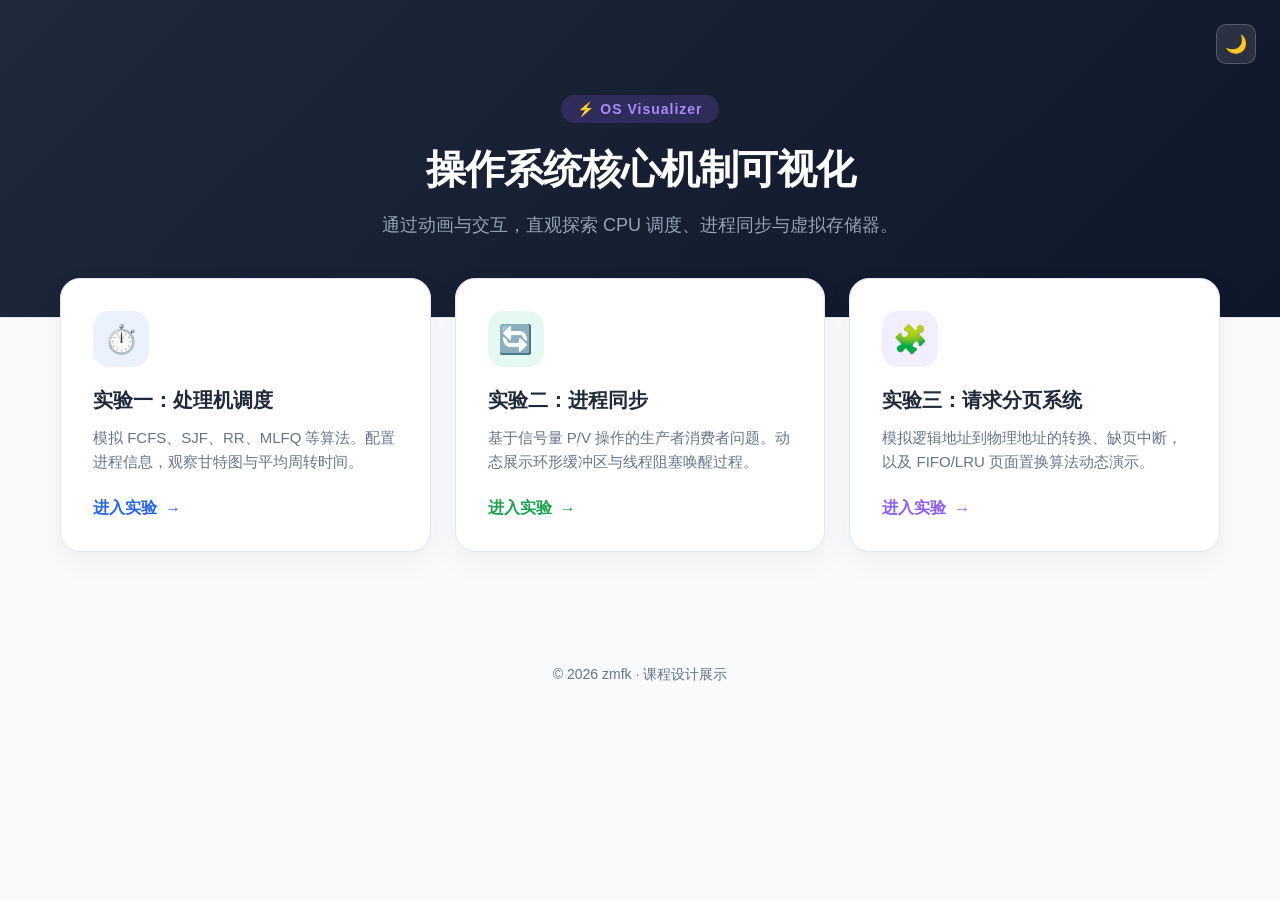
<file: index.html>
<!DOCTYPE html>
<html lang="zh-CN">
<head>
  <meta charset="UTF-8">
  <meta name="viewport" content="width=device-width, initial-scale=1.0">
  <title>操作系统可视化实验平台</title>
  <!-- 统一的主站图标 -->
  <link rel="icon" href="data:image/svg+xml,<svg xmlns=%22http://www.w3.org/2000/svg%22 viewBox=%220 0 100 100%22><text y=%22.9em%22 font-size=%2290%22>⚡</text></svg>">
  <link rel="stylesheet" href="style.css">
</head>
<body>
<!-- 内容保持不变 -->
<div class="theme-toggle-wrapper">
  <button class="btn-icon" id="themeBtn" title="切换主题">🌙</button>
</div>

<div class="hero">
  <div class="hero-content">
    <span class="logo-badge">⚡ OS Visualizer</span>
    <h1>操作系统核心机制可视化</h1>
    <p>通过动画与交互，直观探索 CPU 调度、进程同步与虚拟存储器。</p>
  </div>
</div>

<div class="card-container">
  <a href="./cpu-scheduler/index.html" class="exp-card">
    <div class="card-icon blue">⏱️</div>
    <h2>实验一：处理机调度</h2>
    <p>模拟 FCFS、SJF、RR、MLFQ 等算法。配置进程信息，观察甘特图与平均周转时间。</p>
    <div class="card-action">进入实验 <span>→</span></div>
  </a>

  <a href="./producer-consumer/index.html" class="exp-card">
    <div class="card-icon green">🔄</div>
    <h2>实验二：进程同步</h2>
    <p>基于信号量 P/V 操作的生产者消费者问题。动态展示环形缓冲区与线程阻塞唤醒过程。</p>
    <div class="card-action">进入实验 <span>→</span></div>
  </a>

  <a href="./virtual-memory/index.html" class="exp-card">
    <div class="card-icon purple">🧩</div>
    <h2>实验三：请求分页系统</h2>
    <p>模拟逻辑地址到物理地址的转换、缺页中断，以及 FIFO/LRU 页面置换算法动态演示。</p>
    <div class="card-action">进入实验 <span>→</span></div>
  </a>
</div>

<footer class="page-footer">
  <p>© 2026 zmfk · 课程设计展示</p>
</footer>

<script>
  const globalThemeBtn = document.getElementById('themeBtn');
  const savedTheme = localStorage.getItem('cpu-theme') || 'light';
  document.documentElement.setAttribute('data-theme', savedTheme);
  if (globalThemeBtn) globalThemeBtn.textContent = savedTheme === 'dark' ? '☀️' : '🌙';

  if (globalThemeBtn) {
    globalThemeBtn.addEventListener('click', () => {
      const next = document.documentElement.getAttribute('data-theme') === 'dark' ? 'light' : 'dark';
      document.documentElement.setAttribute('data-theme', next);
      localStorage.setItem('cpu-theme', next);
      globalThemeBtn.textContent = next === 'dark' ? '☀️' : '🌙';
    });
  }
</script>
</body>
</html>
</file>
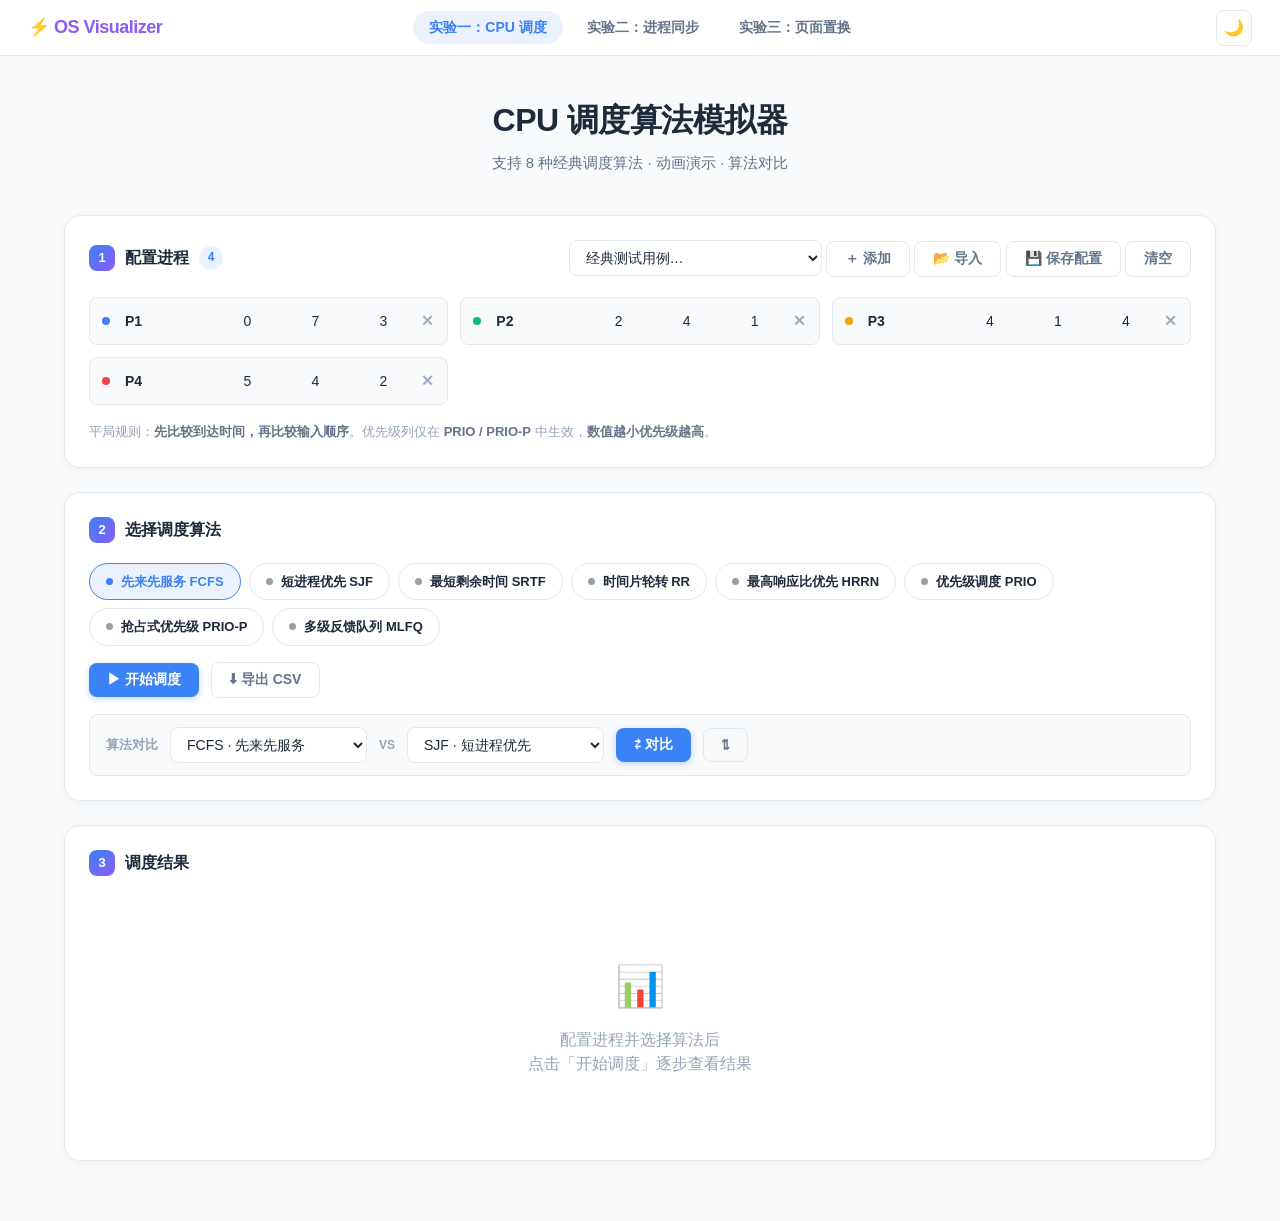
<file: cpu-scheduler/index.html>
<!DOCTYPE html>
<html lang="zh-CN">
<head>
<meta charset="UTF-8">
<meta name="viewport" content="width=device-width, initial-scale=1.0">
<title>实验一：CPU 调度算法模拟器</title>
<!-- 统一的主站图标 -->
<link rel="icon" href="data:image/svg+xml,<svg xmlns=%22http://www.w3.org/2000/svg%22 viewBox=%220 0 100 100%22><text y=%22.9em%22 font-size=%2290%22>⚡</text></svg>">
<link rel="stylesheet" href="style.css">
</head>
<body>

<header class="global-header">
  <div class="header-left">
    <a href="../index.html" class="logo">⚡ OS Visualizer</a>
  </div>
  <nav class="header-nav">
    <a href="../cpu-scheduler/index.html" class="nav-item active">实验一：CPU 调度</a>
    <a href="../producer-consumer/index.html" class="nav-item">实验二：进程同步</a>
    <a href="../virtual-memory/index.html" class="nav-item">实验三：页面置换</a>
  </nav>
  <div class="header-right">
    <button class="btn-icon" id="themeBtn" title="切换主题">🌙</button>
  </div>
</header>

<div class="main">
  <div class="page-title">
    <h1>CPU 调度算法模拟器</h1>
    <p>支持 8 种经典调度算法 · 动画演示 · 算法对比</p>
  </div>

  <section class="card">
    <div class="section-header">
      <div class="section-title">
        <span class="step-num">1</span>配置进程
        <span class="count-badge" id="procCount">0</span>
      </div>
      <div class="section-actions">
        <select class="mini-select" id="presetSelect"><option value="">经典测试用例…</option></select>
        <button class="btn btn-outline" id="btnAdd">＋ 添加</button>
        <button class="btn btn-outline" id="btnImport">📂 导入</button>
        <button class="btn btn-outline" id="btnExportCfg">💾 保存配置</button>
        <button class="btn btn-outline" id="btnClear">清空</button>
        <input type="file" id="fileInput" accept=".json" hidden>
      </div>
    </div>
    <div class="process-grid" id="processList"></div>
    <p class="hint">平局规则：<b>先比较到达时间，再比较输入顺序</b>。优先级列仅在 <b>PRIO / PRIO-P</b> 中生效，<b>数值越小优先级越高</b>。</p>
  </section>

  <section class="card">
    <div class="section-header">
      <div class="section-title"><span class="step-num">2</span>选择调度算法</div>
    </div>
    <div class="algo-bar">
      <div class="algo-row">
        <div class="algo-pills" id="algoPills"></div>
        <div class="action-buttons">
          <div class="quantum-field" id="quantumField" style="display:none">
            <label>时间片 <input type="number" id="quantum" min="1" value="2"></label>
          </div>
          <button class="btn btn-primary" id="btnRun">▶ 开始调度</button>
          <button class="btn btn-outline" id="btnExportCsv">⬇ 导出 CSV</button>
        </div>
      </div>
      <div class="compare-controls">
        <span class="cc-label">算法对比</span>
        <select class="compare-select" id="compareA"></select>
        <span class="compare-vs">VS</span>
        <select class="compare-select" id="compareB"></select>
        <button class="btn btn-primary" id="btnCompare">⇄ 对比</button>
        <button class="btn btn-outline" id="btnSwap" title="交换左右">⇅</button>
      </div>
    </div>
  </section>

  <section class="card">
    <div class="section-header">
      <div class="section-title">
        <span class="step-num">3</span>调度结果
        <span class="count-badge" id="resultMeta" style="display:none;"></span>
      </div>
    </div>
    <div class="result-area" id="resultArea">
      <div class="empty-state">
        <div class="empty-icon">📊</div>
        <p>配置进程并选择算法后<br>点击「开始调度」逐步查看结果</p>
      </div>
    </div>
  </section>
</div>

<div class="toast-container" id="toastContainer"></div>
<script src="scheduler.js"></script>
<script src="app.js"></script>
</body>
</html>
</file>
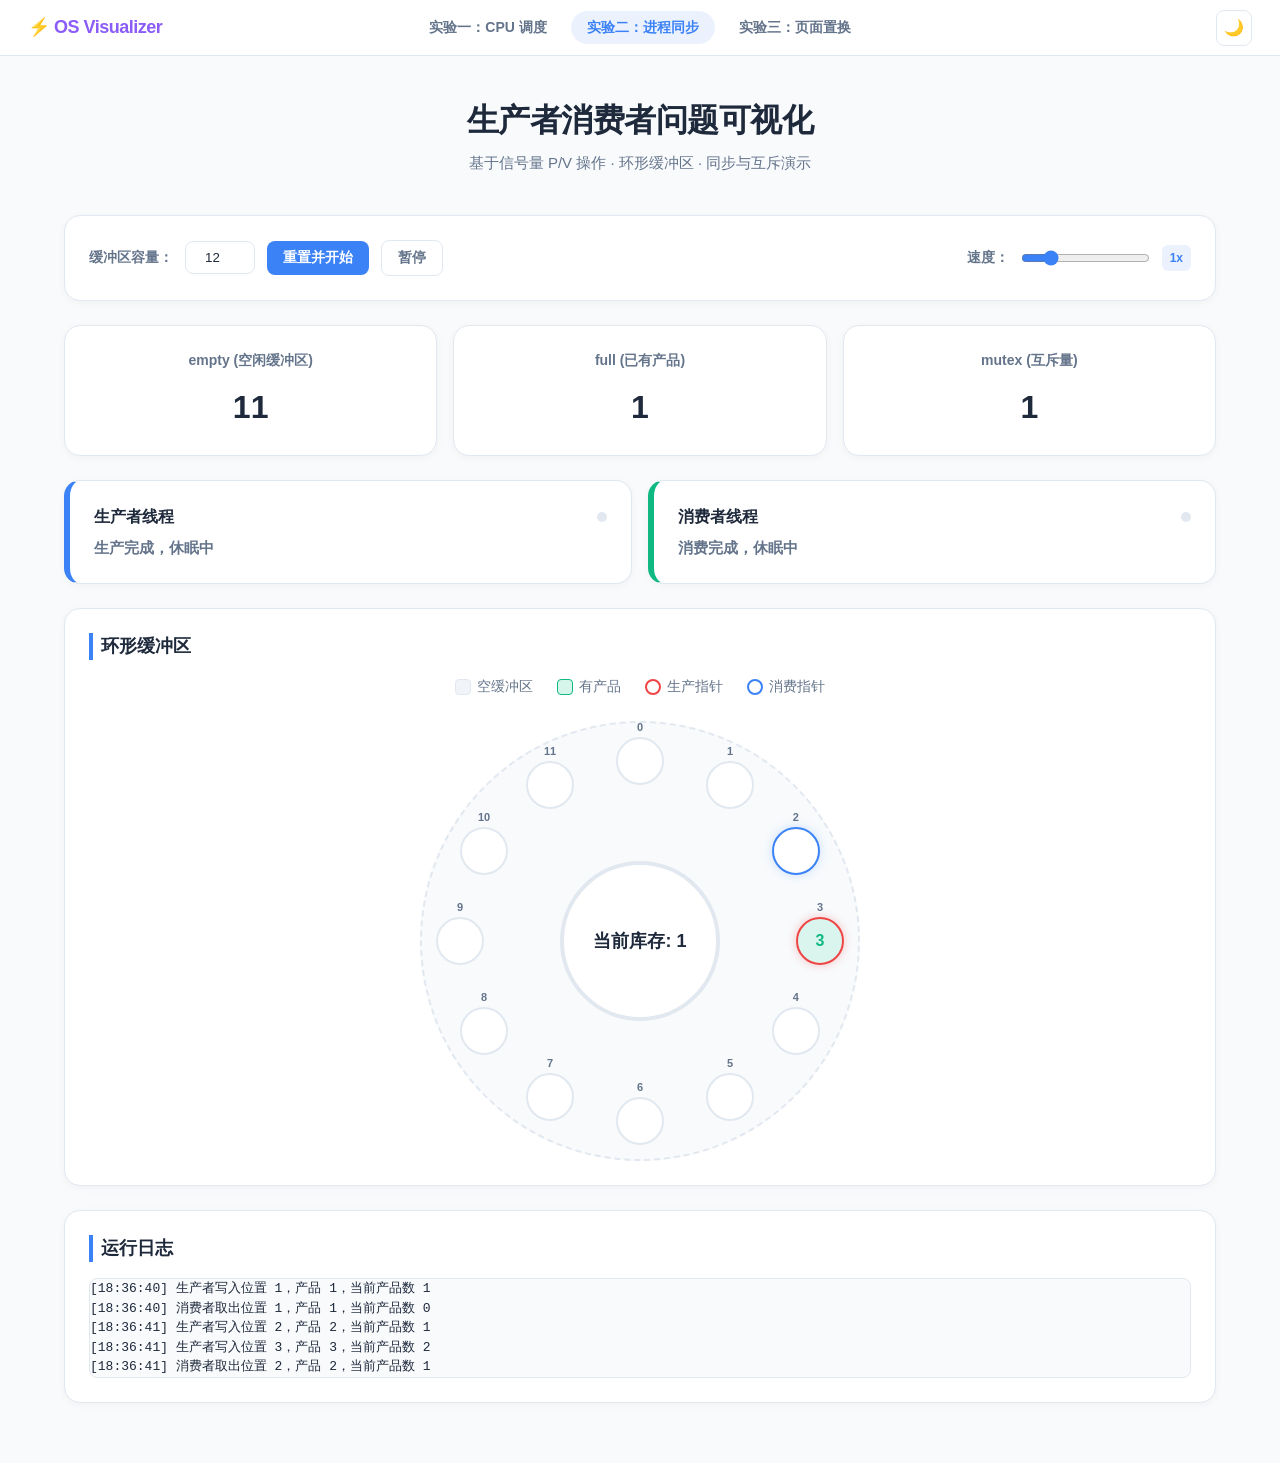
<file: producer-consumer/index.html>
<!DOCTYPE html>
<html lang="zh-CN">
<head>
  <meta charset="UTF-8">
  <meta name="viewport" content="width=device-width, initial-scale=1.0">
  <title>实验二：生产者消费者问题可视化</title>
  <!-- 统一的主站图标 -->
  <link rel="icon" href="data:image/svg+xml,<svg xmlns=%22http://www.w3.org/2000/svg%22 viewBox=%220 0 100 100%22><text y=%22.9em%22 font-size=%2290%22>⚡</text></svg>">
  <link rel="stylesheet" href="style.css">
</head>
<body>

<header class="global-header">
  <div class="header-left">
    <a href="../index.html" class="logo">⚡ OS Visualizer</a>
  </div>
  <nav class="header-nav">
    <a href="../cpu-scheduler/index.html" class="nav-item">实验一：CPU 调度</a>
    <a href="../producer-consumer/index.html" class="nav-item active">实验二：进程同步</a>
    <a href="../virtual-memory/index.html" class="nav-item">实验三：页面置换</a>
  </nav>
  <div class="header-right">
    <button class="btn-icon" id="themeBtn" title="切换主题">🌙</button>
  </div>
</header>

<main class="main">
  <div class="page-title">
    <h1>生产者消费者问题可视化</h1>
    <p>基于信号量 P/V 操作 · 环形缓冲区 · 同步与互斥演示</p>
  </div>

  <section class="card" style="display: flex; flex-wrap: wrap; justify-content: space-between; align-items: center; gap: 16px;">
    <div style="display: flex; gap: 12px; align-items: center;">
      <label style="font-weight: 600; font-size: 14px; color: var(--text-secondary);">缓冲区容量：</label>
      <input type="number" id="capacityInput" value="12" min="1" max="30" style="width: 70px; padding: 8px; border: 1px solid var(--border); border-radius: 8px; text-align: center; background: var(--bg-card); color: var(--text-primary);">
      <button id="resetBtn" class="btn btn-primary">重置并开始</button>
      <button id="pauseBtn" class="btn btn-outline">暂停</button>
    </div>
    <div style="display: flex; gap: 12px; align-items: center;">
      <label style="font-weight: 600; font-size: 14px; color: var(--text-secondary);">速度：</label>
      <input type="range" id="speedInput" min="0.25" max="4" step="0.25" value="1" style="accent-color: var(--accent);">
      <span id="speedValue" style="background: rgba(59,130,246,0.1); color: var(--accent); padding: 4px 8px; border-radius: 6px; font-size: 12px; font-weight: bold;">1x</span>
    </div>
  </section>

  <section style="display: grid; grid-template-columns: repeat(3, 1fr); gap: 16px;">
    <div class="card" style="text-align: center; padding: 24px; margin-bottom: 0;">
      <span style="display: block; font-size: 14px; font-weight: 600; color: var(--text-secondary); margin-bottom: 12px;">empty (空闲缓冲区)</span>
      <span style="font-size: 32px; font-weight: 800;" id="emptyCount">12</span>
    </div>
    <div class="card" style="text-align: center; padding: 24px; margin-bottom: 0;">
      <span style="display: block; font-size: 14px; font-weight: 600; color: var(--text-secondary); margin-bottom: 12px;">full (已有产品)</span>
      <span style="font-size: 32px; font-weight: 800;" id="fullCount">0</span>
    </div>
    <div class="card" style="text-align: center; padding: 24px; margin-bottom: 0;">
      <span style="display: block; font-size: 14px; font-weight: 600; color: var(--text-secondary); margin-bottom: 12px;">mutex (互斥量)</span>
      <span style="font-size: 32px; font-weight: 800;" id="mutexCount">1</span>
    </div>
  </section>

  <section style="display: grid; grid-template-columns: 1fr 1fr; gap: 16px;">
    <div class="card thread-card producer-thread" id="producerCard" style="margin-bottom: 0; border-left: 6px solid var(--accent);">
      <div style="display: flex; justify-content: space-between; align-items: center; margin-bottom: 8px;">
        <h3 style="margin: 0; font-size: 16px;">生产者线程</h3>
        <span class="status-dot" style="width: 10px; height: 10px; border-radius: 50%; background: var(--border);"></span>
      </div>
      <p id="producerStatus" style="margin: 0; font-size: 15px; font-weight: 600; color: var(--text-secondary);">未启动</p>
    </div>
    <div class="card thread-card consumer-thread" id="consumerCard" style="margin-bottom: 0; border-left: 6px solid var(--success);">
      <div style="display: flex; justify-content: space-between; align-items: center; margin-bottom: 8px;">
        <h3 style="margin: 0; font-size: 16px;">消费者线程</h3>
        <span class="status-dot" style="width: 10px; height: 10px; border-radius: 50%; background: var(--border);"></span>
      </div>
      <p id="consumerStatus" style="margin: 0; font-size: 15px; font-weight: 600; color: var(--text-secondary);">未启动</p>
    </div>
  </section>

  <section class="card">
    <h2 style="margin: 0 0 16px; font-size: 18px; border-left: 4px solid var(--accent); padding-left: 8px;">环形缓冲区</h2>
    <div style="display: flex; gap: 24px; font-size: 14px; color: var(--text-secondary); margin-bottom: 24px; justify-content: center;">
      <span><i style="display: inline-block; width: 16px; height: 16px; border-radius: 4px; background: var(--bg-input); border: 1px solid var(--border); vertical-align: middle; margin-right: 6px;"></i>空缓冲区</span>
      <span><i style="display: inline-block; width: 16px; height: 16px; border-radius: 4px; background: rgba(52, 211, 153, 0.2); border: 1px solid var(--success); vertical-align: middle; margin-right: 6px;"></i>有产品</span>
      <span><i style="display: inline-block; width: 16px; height: 16px; border-radius: 50%; border: 2px solid var(--danger); vertical-align: middle; margin-right: 6px;"></i>生产指针</span>
      <span><i style="display: inline-block; width: 16px; height: 16px; border-radius: 50%; border: 2px solid var(--accent); vertical-align: middle; margin-right: 6px;"></i>消费指针</span>
    </div>
    <div class="ring-container" id="bufferRing" style="position: relative; width: 440px; height: 440px; margin: 0 auto; border: 2px dashed var(--border); border-radius: 50%; background: var(--bg-primary); display: flex; align-items: center; justify-content: center;">
      <div class="ring-center" id="ringCenter" style="position: absolute; width: 160px; height: 160px; background: var(--bg-card); border: 4px solid var(--border); border-radius: 50%; display: flex; align-items: center; justify-content: center; font-weight: 800; font-size: 18px; z-index: 10;">等待开始</div>
    </div>
  </section>

  <section class="card">
    <h2 style="margin: 0 0 16px; font-size: 18px; border-left: 4px solid var(--accent); padding-left: 8px;">运行日志</h2>
    <ul id="logList" style="list-style: none; margin: 0; padding: 0; max-height: 250px; overflow-y: auto; font-family: var(--mono); font-size: 13px; border: 1px solid var(--border); border-radius: 8px; background: var(--bg-primary);"></ul>
  </section>
</main>

<script src="simulator.js"></script>
<script src="app.js"></script>
<script>
  const globalThemeBtn = document.getElementById('themeBtn');
  const savedTheme = localStorage.getItem('cpu-theme') || 'light';
  document.documentElement.setAttribute('data-theme', savedTheme);
  if (globalThemeBtn) globalThemeBtn.textContent = savedTheme === 'dark' ? '☀️' : '🌙';

  if (globalThemeBtn) {
    globalThemeBtn.addEventListener('click', () => {
      const next = document.documentElement.getAttribute('data-theme') === 'dark' ? 'light' : 'dark';
      document.documentElement.setAttribute('data-theme', next);
      localStorage.setItem('cpu-theme', next);
      globalThemeBtn.textContent = next === 'dark' ? '☀️' : '🌙';
    });
  }
</script>
</body>
</html>
</file>
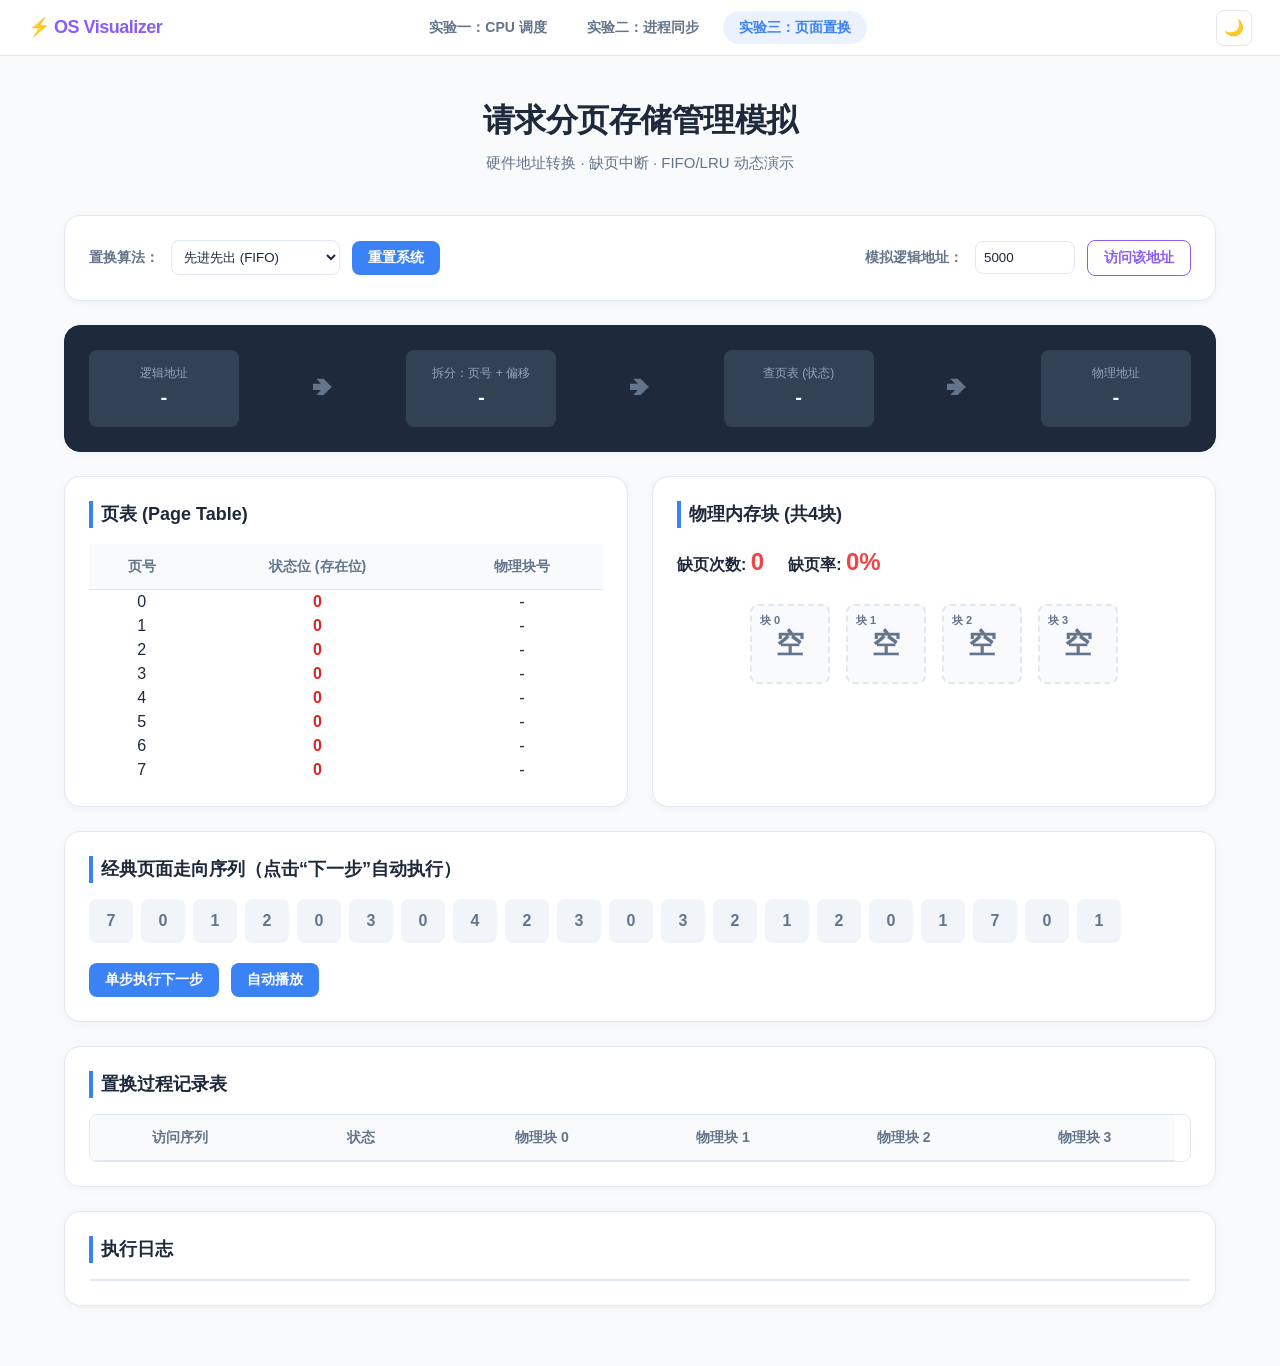
<file: virtual-memory/index.html>
<!DOCTYPE html>
<html lang="zh-CN">
<head>
  <meta charset="UTF-8">
  <meta name="viewport" content="width=device-width, initial-scale=1.0">
  <title>实验三：请求分页存储管理与页面置换</title>
  <!-- 统一的主站图标 -->
  <link rel="icon" href="data:image/svg+xml,<svg xmlns=%22http://www.w3.org/2000/svg%22 viewBox=%220 0 100 100%22><text y=%22.9em%22 font-size=%2290%22>⚡</text></svg>">
  <link rel="stylesheet" href="style.css">
</head>
<body>

<header class="global-header">
  <div class="header-left">
    <a href="../index.html" class="logo">⚡ OS Visualizer</a>
  </div>
  <nav class="header-nav">
    <a href="../cpu-scheduler/index.html" class="nav-item">实验一：CPU 调度</a>
    <a href="../producer-consumer/index.html" class="nav-item">实验二：进程同步</a>
    <a href="../virtual-memory/index.html" class="nav-item active">实验三：页面置换</a>
  </nav>
  <div class="header-right">
    <button class="btn-icon" id="themeBtn" title="切换主题">🌙</button>
  </div>
</header>

<main class="main">
  <div class="page-title">
    <h1>请求分页存储管理模拟</h1>
    <p>硬件地址转换 · 缺页中断 · FIFO/LRU 动态演示</p>
  </div>

  <section class="card" style="display: flex; flex-wrap: wrap; justify-content: space-between; align-items: center; gap: 16px;">
    <div style="display: flex; gap: 12px; align-items: center;">
      <label style="font-weight: 600; font-size: 14px; color: var(--text-secondary);">置换算法：</label>
      <select id="algorithmSelect" style="padding: 8px; border: 1px solid var(--border); border-radius: 8px; outline: none; background: var(--bg-card); color: var(--text-primary);">
        <option value="FIFO">先进先出 (FIFO)</option>
        <option value="LRU">最近最久未使用 (LRU)</option>
      </select>
      <button id="startBtn" class="btn btn-primary">重置系统</button>
    </div>
    <div style="display: flex; gap: 12px; align-items: center;">
      <label style="font-weight: 600; font-size: 14px; color: var(--text-secondary);">模拟逻辑地址：</label>
      <input type="number" id="logicAddressInput" value="5000" style="width: 100px; padding: 8px; border: 1px solid var(--border); border-radius: 8px; background: var(--bg-card); color: var(--text-primary);">
      <button id="accessBtn" class="btn btn-outline" style="border-color: var(--purple); color: var(--purple);">访问该地址</button>
    </div>
  </section>

  <section class="card" style="display: flex; align-items: center; justify-content: space-between; background: #1e293b; border-color: #1e293b; color: white;">
    <div class="pipe-step" id="step-logic" style="background: #334155; padding: 12px 24px; border-radius: 8px; min-width: 150px; text-align: center; border: 2px solid transparent;">
      <span style="font-size: 12px; color: #94a3b8; display: block; margin-bottom: 4px;">逻辑地址</span><span class="value" style="font-size: 18px; font-weight: bold; font-family: var(--mono);">-</span>
    </div>
    <div style="color: #64748b; font-size: 20px;">➔</div>
    <div class="pipe-step" id="step-split" style="background: #334155; padding: 12px 24px; border-radius: 8px; min-width: 150px; text-align: center; border: 2px solid transparent;">
      <span style="font-size: 12px; color: #94a3b8; display: block; margin-bottom: 4px;">拆分：页号 + 偏移</span><span class="value" style="font-size: 18px; font-weight: bold; font-family: var(--mono);">-</span>
    </div>
    <div style="color: #64748b; font-size: 20px;">➔</div>
    <div class="pipe-step" id="step-page" style="background: #334155; padding: 12px 24px; border-radius: 8px; min-width: 150px; text-align: center; border: 2px solid transparent;">
      <span style="font-size: 12px; color: #94a3b8; display: block; margin-bottom: 4px;">查页表 (状态)</span><span class="value" style="font-size: 18px; font-weight: bold; font-family: var(--mono);">-</span>
    </div>
    <div style="color: #64748b; font-size: 20px;">➔</div>
    <div class="pipe-step" id="step-physics" style="background: #334155; padding: 12px 24px; border-radius: 8px; min-width: 150px; text-align: center; border: 2px solid transparent;">
      <span style="font-size: 12px; color: #94a3b8; display: block; margin-bottom: 4px;">物理地址</span><span class="value" style="font-size: 18px; font-weight: bold; font-family: var(--mono);">-</span>
    </div>
  </section>

  <div style="display: grid; grid-template-columns: 1fr 1fr; gap: 24px;">
    <section class="card" style="margin-bottom: 0;">
      <h2 style="margin: 0 0 16px; font-size: 18px; border-left: 4px solid var(--accent); padding-left: 8px;">页表 (Page Table)</h2>
      <table style="width: 100%; border-collapse: collapse; text-align: center;">
        <thead><tr style="background: var(--bg-primary); color: var(--text-secondary); font-size: 14px;"><th style="padding: 12px; border-bottom: 1px solid var(--border);">页号</th><th style="padding: 12px; border-bottom: 1px solid var(--border);">状态位 (存在位)</th><th style="padding: 12px; border-bottom: 1px solid var(--border);">物理块号</th></tr></thead>
        <tbody id="pageTableBody"></tbody>
      </table>
    </section>

    <section class="card" style="margin-bottom: 0;">
      <h2 style="margin: 0 0 16px; font-size: 18px; border-left: 4px solid var(--accent); padding-left: 8px;">物理内存块 (共4块)</h2>
      <div style="display: flex; gap: 24px; margin-bottom: 24px; font-size: 16px; font-weight: 600;">
        <span>缺页次数: <strong id="faultCount" style="color: var(--danger); font-size: 24px;">0</strong></span>
        <span>缺页率: <strong id="faultRate" style="color: var(--danger); font-size: 24px;">0%</strong></span>
      </div>
      <div class="frames-container" id="framesContainer" style="display: flex; gap: 16px; justify-content: center;"></div>
    </section>
  </div>

  <section class="card">
    <h2 style="margin: 0 0 16px; font-size: 18px; border-left: 4px solid var(--accent); padding-left: 8px;">经典页面走向序列（点击“下一步”自动执行）</h2>
    <div class="sequence-container" id="sequenceContainer" style="display: flex; flex-wrap: wrap; gap: 8px; margin-bottom: 20px;"></div>
    <div style="display: flex; gap: 12px;">
      <button id="nextBtn" class="btn btn-primary" disabled>单步执行下一步</button>
      <button id="autoBtn" class="btn btn-primary" disabled>自动播放</button>
    </div>
  </section>

  <section class="card">
    <h2 style="margin: 0 0 16px; font-size: 18px; border-left: 4px solid var(--accent); padding-left: 8px;">置换过程记录表</h2>
    <div class="history-table-container" style="max-height: 320px; overflow-y: auto; border: 1px solid var(--border); border-radius: 8px; scrollbar-gutter: stable;">
      <table id="historyTable" style="width: 100%; table-layout: fixed; border-collapse: collapse;">
        <thead><tr style="position: sticky; top: 0; background: var(--bg-primary); z-index: 2; color: var(--text-secondary); font-size: 14px;"><th style="padding: 12px; border-bottom: 1px solid var(--border);">访问序列</th><th style="padding: 12px; border-bottom: 1px solid var(--border);">状态</th><th style="padding: 12px; border-bottom: 1px solid var(--border);">物理块 0</th><th style="padding: 12px; border-bottom: 1px solid var(--border);">物理块 1</th><th style="padding: 12px; border-bottom: 1px solid var(--border);">物理块 2</th><th style="padding: 12px; border-bottom: 1px solid var(--border);">物理块 3</th></tr></thead>
        <tbody id="historyTableBody"></tbody>
      </table>
    </div>
  </section>

  <section class="card">
    <h2 style="margin: 0 0 16px; font-size: 18px; border-left: 4px solid var(--accent); padding-left: 8px;">执行日志</h2>
    <ul id="logList" style="list-style: none; padding: 0; margin: 0; font-family: var(--mono); font-size: 13px; max-height: 200px; overflow-y: auto; border: 1px solid var(--border); border-radius: 8px;"></ul>
  </section>
</main>

<script src="app.js"></script>
<script>
  const globalThemeBtn = document.getElementById('themeBtn');
  const savedTheme = localStorage.getItem('cpu-theme') || 'light';
  document.documentElement.setAttribute('data-theme', savedTheme);
  if (globalThemeBtn) globalThemeBtn.textContent = savedTheme === 'dark' ? '☀️' : '🌙';

  if (globalThemeBtn) {
    globalThemeBtn.addEventListener('click', () => {
      const next = document.documentElement.getAttribute('data-theme') === 'dark' ? 'light' : 'dark';
      document.documentElement.setAttribute('data-theme', next);
      localStorage.setItem('cpu-theme', next);
      globalThemeBtn.textContent = next === 'dark' ? '☀️' : '🌙';
    });
  }
</script>
</body>
</html>
</file>
<file: style.css>
:root { --bg-primary: #f8fafc; --bg-card: #ffffff; --text-primary: #1e293b; --text-secondary: #64748b; --border: #e2e8f0; --radius: 20px; }
[data-theme="dark"] { --bg-primary: #0f172a; --bg-card: #1e293b; --text-primary: #f1f5f9; --text-secondary: #94a3b8; --border: #334155; }
* { box-sizing: border-box; }
body { margin: 0; font-family: -apple-system, BlinkMacSystemFont, "Segoe UI", Roboto, sans-serif; background-color: var(--bg-primary); color: var(--text-primary); transition: background-color 0.3s, color 0.3s; }
.theme-toggle-wrapper { position: absolute; top: 24px; right: 24px; z-index: 100; }
.btn-icon { width: 40px; height: 40px; border-radius: 10px; background: rgba(255, 255, 255, 0.1); border: 1px solid rgba(255, 255, 255, 0.2); color: #fff; font-size: 18px; cursor: pointer; display: flex; align-items: center; justify-content: center; transition: all 0.2s; backdrop-filter: blur(4px); }
.btn-icon:hover { background: rgba(255, 255, 255, 0.2); }
.hero { background: linear-gradient(135deg, #1e293b 0%, #0f172a 100%); color: white; padding: 100px 20px 80px; text-align: center; border-bottom: 1px solid var(--border); }
.hero-content { max-width: 800px; margin: 0 auto; }
.logo-badge { background: rgba(139, 92, 246, 0.2); color: #a78bfa; padding: 6px 16px; border-radius: 999px; font-weight: 700; font-size: 14px; letter-spacing: 1px; }
.hero h1 { font-size: 40px; margin: 24px 0 16px; font-weight: 800; letter-spacing: -1px; }
.hero p { font-size: 18px; color: #94a3b8; margin: 0; }
.card-container { max-width: 1200px; margin: -40px auto 60px; padding: 0 20px; display: grid; grid-template-columns: repeat(auto-fit, minmax(320px, 1fr)); gap: 24px; }
.exp-card { background: var(--bg-card); border-radius: var(--radius); padding: 32px; text-decoration: none; color: inherit; box-shadow: 0 10px 30px rgba(0,0,0,0.05); border: 1px solid var(--border); transition: all 0.3s cubic-bezier(0.4, 0, 0.2, 1); display: flex; flex-direction: column; position: relative; overflow: hidden; }
.exp-card:hover { transform: translateY(-8px); box-shadow: 0 20px 40px rgba(0,0,0,0.08); border-color: #cbd5e1; }
.exp-card::before { content: ''; position: absolute; top: 0; left: 0; right: 0; height: 4px; background: transparent; transition: 0.3s; }
.exp-card:nth-child(1):hover::before { background: #2563eb; }
.exp-card:nth-child(2):hover::before { background: #16a34a; }
.exp-card:nth-child(3):hover::before { background: #8b5cf6; }
.card-icon { width: 56px; height: 56px; border-radius: 16px; display: flex; align-items: center; justify-content: center; font-size: 28px; margin-bottom: 20px; }
.card-icon.blue { background: rgba(59, 130, 246, 0.1); }
.card-icon.green { background: rgba(16, 185, 129, 0.1); }
.card-icon.purple { background: rgba(139, 92, 246, 0.1); }
.exp-card h2 { margin: 0 0 12px; font-size: 20px; }
.exp-card p { margin: 0 0 24px; color: var(--text-secondary); font-size: 15px; line-height: 1.6; flex-grow: 1; }
.card-action { font-weight: 600; color: #2563eb; display: flex; align-items: center; gap: 8px; transition: gap 0.2s; }
.exp-card:nth-child(2) .card-action { color: #16a34a; }
.exp-card:nth-child(3) .card-action { color: #8b5cf6; }
.exp-card:hover .card-action { gap: 12px; }
.page-footer { text-align: center; color: var(--text-secondary); font-size: 14px; padding: 40px 0; }
</file>
<file: cpu-scheduler/style.css>
:root {
  --bg-primary: #f8fafc; --bg-card: #ffffff; --bg-input: #f1f5f9;
  --text-primary: #1e293b; --text-secondary: #64748b; --text-muted: #94a3b8;
  --border: #e2e8f0; --accent: #3b82f6; --accent-hover: #2563eb;
  --success: #10b981; --danger: #ef4444; --warning: #f59e0b; --purple: #8b5cf6;
  --radius: 16px; --radius-sm: 8px; --shadow-sm: 0 2px 8px rgba(0,0,0,0.04);
  --font: 'Inter', -apple-system, BlinkMacSystemFont, 'Segoe UI', Roboto, sans-serif;
  --mono: 'JetBrains Mono', Consolas, monospace;
  --transition: all .2s cubic-bezier(.4,0,.2,1);
}
[data-theme="dark"] {
  --bg-primary: #0f172a; --bg-card: #1e293b; --bg-input: #334155;
  --text-primary: #f1f5f9; --text-secondary: #94a3b8; --text-muted: #64748b;
  --border: #334155; --accent: #60a5fa; --accent-hover: #3b82f6;
  --success: #34d399; --danger: #f87171; --warning: #fbbf24; --purple: #a78bfa;
  --shadow-sm: 0 2px 8px rgba(0,0,0,0.2);
}
* { margin: 0; padding: 0; box-sizing: border-box; }
body {
  font-family: var(--font); background: var(--bg-primary); color: var(--text-primary);
  line-height: 1.5; min-height: 100vh; transition: background 0.3s, color 0.3s;
  -webkit-font-smoothing: antialiased;
}

/* ================= 统一顶部导航栏 ================= */
.global-header { display: flex; justify-content: space-between; align-items: center; padding: 0 28px; height: 56px; background: var(--bg-card); border-bottom: 1px solid var(--border); position: sticky; top: 0; z-index: 101; transition: background 0.3s; }
.header-left, .header-right { flex: 1; display: flex; align-items: center; }
.header-right { justify-content: flex-end; }

.header-left .logo { 
  font-size: 18px; font-weight: 800; color: var(--purple); letter-spacing: -0.5px; 
  text-decoration: none; cursor: pointer; transition: opacity 0.2s;
}
.header-left .logo:hover { opacity: 0.8; }

.header-nav { display: flex; gap: 8px; flex-shrink: 0; }
.nav-item { text-decoration: none; color: var(--text-secondary); padding: 6px 16px; border-radius: 999px; font-size: 14px; font-weight: 600; transition: all 0.2s; }
.nav-item:hover { background: var(--bg-input); color: var(--text-primary); }
.nav-item.active { background: rgba(59,130,246,0.1); color: var(--accent); }
.btn-icon { width: 36px; height: 36px; border: 1px solid var(--border); border-radius: var(--radius-sm); background: transparent; cursor: pointer; display: flex; align-items: center; justify-content: center; font-size: 16px; transition: 0.2s; color: var(--text-primary); }
.btn-icon:hover { background: var(--bg-input); }

/* ================= 主布局与卡片 ================= */
.main { max-width: 1200px; margin: 0 auto; padding: 40px 24px 60px; display: flex; flex-direction: column; gap: 24px; }
.page-title { text-align: center; margin-bottom: 16px; }
.page-title h1 { font-size: 32px; font-weight: 800; margin-bottom: 8px; letter-spacing: -0.5px; }
.page-title p { color: var(--text-secondary); font-size: 15px; }
.card { background: var(--bg-card); border: 1px solid var(--border); border-radius: var(--radius); padding: 24px; box-shadow: var(--shadow-sm); transition: background 0.3s; }
.section-header { display: flex; align-items: center; justify-content: space-between; gap: 12px; flex-wrap: wrap; margin-bottom: 20px; }
.section-title { display: flex; align-items: center; gap: 10px; font-size: 16px; font-weight: 700; }
.step-num { display: inline-flex; align-items: center; justify-content: center; width: 26px; height: 26px; border-radius: 8px; background: linear-gradient(135deg, var(--accent), var(--purple)); color: #fff; font-size: 13px; font-weight: 700; }
.count-badge { display: inline-flex; align-items: center; justify-content: center; min-width: 24px; height: 24px; padding: 0 8px; border-radius: 50px; background: rgba(59,130,246,0.1); color: var(--accent); font-size: 12px; font-weight: 700; font-family: var(--mono); }

/* ================= 按钮与表单 ================= */
.btn { display: inline-flex; align-items: center; justify-content: center; gap: 6px; border: none; border-radius: var(--radius-sm); padding: 8px 18px; font-size: 14px; font-weight: 600; font-family: var(--font); cursor: pointer; transition: all 0.2s; white-space: nowrap; }
.btn:active { transform: scale(0.97); }
.btn-primary { background: var(--accent); color: #fff; box-shadow: 0 2px 6px rgba(59,130,246,0.3); }
.btn-primary:hover { background: var(--accent-hover); }
.btn-success { background: var(--success); color: #fff; }
.btn-success:hover { filter: brightness(1.1); }
.btn-outline { background: transparent; border: 1px solid var(--border); color: var(--text-secondary); }
.btn-outline:hover { border-color: var(--accent); color: var(--accent); background: rgba(59,130,246,0.05); }
.mini-select, .compare-select { padding: 8px 12px; border: 1px solid var(--border); border-radius: var(--radius-sm); background: var(--bg-card); color: var(--text-primary); font-size: 14px; font-weight: 500; outline: none; cursor: pointer; transition: 0.2s; }
.mini-select:focus, .compare-select:focus { border-color: var(--accent); }

/* ================= 进程配置区 ================= */
.process-grid { display: grid; grid-template-columns: repeat(auto-fill, minmax(350px, 1fr)); gap: 12px; margin-bottom: 16px; max-height: 380px; overflow-y: auto; }
.process-chip { display: flex; align-items: center; gap: 8px; padding: 8px 12px; background: var(--bg-primary); border: 1px solid var(--border); border-radius: var(--radius-sm); transition: 0.2s;}
.process-chip:hover { border-color: var(--accent); background: var(--bg-input); }
.chip-dot { width: 8px; height: 8px; border-radius: 50%; flex-shrink: 0; }
.process-chip input { border: 1px solid transparent; border-radius: 6px; padding: 6px; font-size: 14px; font-family: var(--font); color: var(--text-primary); background: transparent; outline: none; text-align: center; transition: 0.2s; }
.process-chip input:focus { background: var(--bg-card); border-color: var(--accent); }
.p-name { flex: 1; font-weight: 600; text-align: left !important; min-width: 56px; }
.p-arrival, .p-burst, .p-priority { width: 60px; font-family: var(--mono); font-size: 13px; }
.chip-del { border: none; background: transparent; color: var(--text-muted); cursor: pointer; font-size: 14px; transition: 0.2s; }
.chip-del:hover { color: var(--danger); }
.hint { font-size: 13px; color: var(--text-muted); line-height: 1.7; }
.hint b { color: var(--text-secondary); }

/* ================= 算法选择区 ================= */
.algo-bar { display: flex; flex-direction: column; gap: 16px; }
.algo-row { display: flex; justify-content: space-between; align-items: center; gap: 16px; flex-wrap: wrap; }
.algo-pills { display: flex; gap: 8px; flex-wrap: wrap; }
.algo-pill { padding: 8px 16px; border-radius: 50px; border: 1px solid var(--border); background: var(--bg-card); font-size: 13px; font-weight: 600; cursor: pointer; display: flex; align-items: center; gap: 8px; transition: 0.2s; color: var(--text-primary);}
.algo-pill:hover { border-color: var(--accent); color: var(--accent); }
.algo-pill.active { border-color: var(--accent); background: rgba(59,130,246,0.1); color: var(--accent); }
.algo-pill input { display: none; }
.pill-dot { width: 7px; height: 7px; border-radius: 50%; background: currentColor; opacity: 0.45; }
.algo-pill.active .pill-dot { opacity: 1; }
.action-buttons { display: flex; align-items: center; gap: 12px; }
.quantum-field { display: flex; align-items: center; gap: 8px; font-size: 13px; background: var(--bg-input); padding: 4px 12px; border-radius: var(--radius-sm); }
.quantum-field input { width: 50px; border: 1px solid var(--border); background: var(--bg-card); color: var(--text-primary); padding: 4px; text-align: center; border-radius: 4px; outline: none;}
.quantum-field input:focus { border-color: var(--accent); }
.compare-controls { display: flex; align-items: center; gap: 12px; background: var(--bg-primary); padding: 12px 16px; border-radius: var(--radius-sm); border: 1px solid var(--border); flex-wrap: wrap; }
.cc-label { font-size: 13px; font-weight: 700; color: var(--text-muted); }
.compare-vs { font-size: 12px; font-weight: 800; color: var(--text-muted); }

/* ================= 结果区 - 全局 ================= */
.result-area { min-height: 200px; }
.empty-state { display: flex; flex-direction: column; align-items: center; justify-content: center; padding: 60px 0; color: var(--text-muted); text-align: center; }
.empty-icon { font-size: 40px; margin-bottom: 12px; }
.result-block { animation: fadeUp 0.35s ease; }
@keyframes fadeUp { from { opacity: 0; transform: translateY(8px); } to { opacity: 1; transform: translateY(0); } }

.play-controls { display: flex; align-items: center; gap: 12px; flex-wrap: wrap; padding: 12px 16px; margin-bottom: 20px; background: var(--bg-primary); border: 1px solid var(--border); border-radius: var(--radius-sm); }
.speed-label { display: inline-flex; align-items: center; gap: 8px; font-size: 13px; color: var(--text-secondary); }
.speed-label select { padding: 6px 10px; border: 1px solid var(--border); border-radius: 6px; background: var(--bg-card); color: var(--text-primary); font-family: var(--font); font-size: 13px; cursor: pointer; outline: none; }

/* ================= 结果区 - 就绪队列面板 ================= */
.ready-panel { display: flex; align-items: stretch; margin-bottom: 20px; background: var(--bg-primary); border: 1px solid var(--border); border-radius: var(--radius-sm); overflow: hidden; }
.ready-clock-box { display: flex; flex-direction: column; align-items: center; justify-content: center; padding: 16px 26px; border-right: 1px solid var(--border); background: var(--bg-card); flex-shrink: 0; min-width: 120px; }
.ready-clock-label { font-size: 12px; font-weight: 700; color: var(--text-muted); margin-bottom: 6px; }
.ready-clock-value { font-family: var(--mono); font-size: 36px; font-weight: 800; color: var(--accent); line-height: 1; }
.ready-clock-total { font-size: 14px; color: var(--text-muted); font-family: var(--mono); font-weight: 600; margin-top: 6px; }
.ready-main { display: flex; flex-direction: column; gap: 14px; padding: 16px 22px; flex: 1; min-width: 0; justify-content: center; }
.ready-row { display: flex; align-items: center; gap: 16px; flex-wrap: wrap; min-height: 38px; }
.ready-label { font-size: 14px; font-weight: 700; color: var(--text-secondary); min-width: 100px; flex-shrink: 0; }
.ready-chips { display: flex; gap: 8px; flex-wrap: wrap; align-items: center; min-height: 34px; }
.ready-chip { display: inline-flex; align-items: center; gap: 8px; padding: 6px 14px; border-radius: 50px; font-size: 15px; font-weight: 700; font-family: var(--mono); background: var(--bg-card); border: 2px solid var(--chip-color, var(--border)); color: var(--chip-color, var(--text-secondary)); transition: 0.2s; }
.ready-chip .chip-dot-mini { width: 9px; height: 9px; border-radius: 50%; background: currentColor; flex-shrink: 0; }
.ready-chip .chip-remaining { font-size: 13px; opacity: 0.8; }
.ready-chip.running { background: var(--chip-color, var(--accent)); color: #fff; border-color: var(--chip-color, var(--accent)); box-shadow: 0 3px 12px rgba(0,0,0,0.15); position: relative; }
.ready-chip.running::before { content: ''; position: absolute; inset: -4px; border-radius: 50px; border: 2px solid var(--chip-color, var(--accent)); opacity: 0.35; animation: pulse 1.4s infinite; }
.ready-chip.running .chip-remaining { color: rgba(255,255,255,0.95); }
.ready-empty { font-size: 14px; color: var(--text-muted); font-style: italic; }
.ready-empty.done { color: var(--success); font-weight: 700; background: rgba(16,185,129,0.1); padding: 4px 12px; border-radius: 50px; border: 1px solid var(--success); }
@keyframes pulse { 0%, 100% { opacity: 0.35; transform: scale(1); } 50% { opacity: 0; transform: scale(1.08); } }

/* ================= 结果区 - 逐步时间轴 ================= */
.tl-wrap { overflow-x: auto; padding-bottom: 8px; }
.tl-track { display: flex; gap: 4px; min-height: 56px; padding: 6px; background: var(--bg-primary); border-radius: 10px; border: 1px solid var(--border); min-width: min-content; }
.tl-block { border-radius: 4px; display: flex; flex-direction: column; align-items: center; justify-content: center; color: #fff; font-size: 11px; font-weight: 700; position: relative; overflow: hidden; animation: tlIn 0.18s ease; }
@keyframes tlIn { from { opacity: 0; transform: scale(0.75); } to { opacity: 1; transform: scale(1); } }
.tl-block.tl-idle { background: var(--bg-card); color: var(--text-muted); border: 1px dashed var(--border); font-weight: 500; }
.tl-name { line-height: 1; white-space: nowrap; position: relative; z-index: 1; }
.tl-time { font-size: 8px; opacity: 0.85; margin-top: 2px; font-family: var(--mono); font-weight: 600; position: relative; z-index: 1; }
.tl-empty { display: flex; align-items: center; justify-content: center; width: 100%; color: var(--text-muted); font-size: 12px; font-style: italic; }
.tl-block.tl-flash::after { content: ''; position: absolute; inset: 0; border-radius: 4px; background: rgba(255, 255, 255, 0.9); animation: tlFlash 1s ease-out forwards; pointer-events: none; z-index: 2; }
.tl-block.tl-idle.tl-flash::after { background: rgba(59, 130, 246, 0.65); }
@keyframes tlFlash { 0% { opacity: 0.95; } 55% { opacity: 0.25; } 100% { opacity: 0; } }

/* ================= 结果区 - 甘特图 ================= */
.gantt-section { margin-bottom: 20px; }
.gantt-label { font-size: 13px; font-weight: 700; color: var(--text-secondary); margin-bottom: 10px; }
.gantt-wrap { padding: 0 4px; }
.gantt { display: flex; min-height: 44px; width: 100%; border-radius: var(--radius-sm); overflow: hidden; border: 1px solid var(--border); background: var(--bg-card); position: relative; }
.gantt-block { display: flex; align-items: center; justify-content: center; font-size: 11.5px; font-weight: 700; color: #fff; white-space: nowrap; overflow: hidden; position: relative; transition: filter 0.2s; border-right: 1px solid var(--bg-card); min-width: 0; }
.gantt-block:last-child { border-right: none; }
.gantt-block:hover { filter: brightness(1.15); z-index: 3; }
.gantt-block .tip { display: none; position: absolute; bottom: calc(100% + 8px); left: 50%; transform: translateX(-50%); background: var(--text-primary); color: var(--bg-card); padding: 6px 12px; border-radius: 6px; font-size: 11px; font-weight: 500; white-space: nowrap; z-index: 10; pointer-events: none; box-shadow: var(--shadow-md); }
.gantt-block .tip::after { content: ''; position: absolute; top: 100%; left: 50%; transform: translateX(-50%); border: 5px solid transparent; border-top-color: var(--text-primary); }
.gantt-block:hover .tip { display: block; }
.gantt-idle { background: repeating-linear-gradient(-45deg, var(--bg-input), var(--bg-input) 5px, var(--border) 5px, var(--border) 10px) !important; color: var(--text-muted) !important; font-weight: 500 !important; font-size: 10.5px !important; }
.gantt-times { position: relative; margin-top: 4px; font-size: 10.5px; font-family: var(--mono); color: var(--text-muted); font-weight: 600; height: 14px; }
.gantt-times span { position: absolute; white-space: nowrap; transform: translateX(-50%); }
.gantt-times span:first-child { transform: translateX(0); }
.gantt-times span:last-child { transform: translateX(-100%); }

/* ================= 结果区 - 指标卡 ================= */
.metrics-row { display: grid; grid-template-columns: repeat(auto-fit, minmax(130px, 1fr)); gap: 12px; margin-bottom: 20px; }
.metric-card { background: var(--bg-card); border: 1px solid var(--border); border-radius: var(--radius-sm); padding: 12px 16px; transition: 0.2s; }
.metric-card:hover { border-color: var(--accent); transform: translateY(-1px); }
.metric-label { font-size: 12px; font-weight: 700; color: var(--text-secondary); margin-bottom: 6px; }
.metric-value { font-size: 22px; font-weight: 800; color: var(--text-primary); font-family: var(--mono); line-height: 1.1; }
.metric-value.accent { color: var(--accent); }
.metric-value.success { color: var(--success); }
.metric-value.warning { color: var(--warning); }
.metric-value.purple { color: var(--purple); }
.metric-unit { font-size: 12px; font-weight: 500; color: var(--text-muted); margin-left: 3px; }

/* ================= 结果区 - 结果表 ================= */
.table-wrap { overflow-x: auto; border: 1px solid var(--border); border-radius: var(--radius-sm); margin-bottom: 20px; background: var(--bg-card); }
table.result-table { width: 100%; border-collapse: collapse; font-size: 14px; min-width: 620px; }
table.result-table thead th { background: var(--bg-primary); color: var(--text-secondary); font-weight: 600; padding: 12px 10px; text-align: center; border-bottom: 1px solid var(--border); white-space: nowrap; }
table.result-table tbody td { padding: 12px 10px; text-align: center; border-bottom: 1px solid var(--border); font-family: var(--mono); font-size: 14px; font-weight: 600; color: var(--text-primary); }
table.result-table tbody tr:last-child td { border-bottom: none; }
table.result-table tbody tr:hover td { background: var(--bg-input); }
table.result-table tbody td:first-child { font-weight: 700; font-family: var(--font); font-size: 15px; }
.p-dot { display: inline-block; width: 10px; height: 10px; border-radius: 50%; margin-right: 8px; vertical-align: middle; }

/* ================= 结果区 - 调度顺序 ================= */
.order-flow { display: flex; align-items: center; flex-wrap: wrap; gap: 6px; padding: 16px; background: var(--bg-primary); border-radius: var(--radius-sm); border: 1px solid var(--border); }
.order-label { font-size: 13px; font-weight: 700; color: var(--text-muted); margin-right: 12px; }
.order-node { display: inline-flex; align-items: center; padding: 4px 12px; border-radius: 50px; font-size: 14px; font-weight: 700; font-family: var(--mono); color: #fff; box-shadow: var(--shadow-sm); }
.order-node.idle-node { background: var(--bg-input); color: var(--text-muted); border: 1px dashed var(--border); }
.order-arrow { color: var(--text-muted); font-size: 14px; margin: 0 4px; font-weight: 700; }

/* ================= 结果区 - 对比视图 (修复出框问题) ================= */
.compare-grid { 
  display: grid; 
  grid-template-columns: minmax(0, 1fr) minmax(0, 1fr); /* 核心修复：允许列缩小到 0，防止撑出屏幕 */
  gap: 20px; 
  align-items: start; 
}
.compare-col { 
  background: var(--bg-primary); 
  border: 1px solid var(--border); 
  border-radius: var(--radius-sm); 
  padding: 20px; 
  position: relative; 
  min-width: 0; /* 核心修复：覆盖 Grid 默认的 min-width 行为 */
}
.compare-col .metrics-row { grid-template-columns: repeat(2, 1fr); }
.block-title { font-size: 16px; font-weight: 700; margin-bottom: 16px; display: flex; align-items: center; gap: 8px; }
.block-title .badge { font-size: 12px; font-weight: 700; padding: 2px 8px; border-radius: 4px; font-family: var(--mono); background: rgba(59,130,246,0.1); color: var(--accent); }
.compare-summary { margin-top: 20px; background: var(--bg-primary); border: 1px solid var(--border); border-radius: var(--radius-sm); padding: 20px; }
.compare-summary-title { font-size: 14px; font-weight: 700; color: var(--text-secondary); margin-bottom: 16px; }
.summary-grid { display: grid; grid-template-columns: 1.4fr 1fr 1fr; border: 1px solid var(--border); border-radius: 8px; overflow: hidden; background: var(--bg-card); }
.summary-grid .cell { padding: 12px 16px; font-size: 14px; border-bottom: 1px solid var(--border); display: flex; align-items: center; }
.summary-grid .cell:last-child, .summary-grid .cell:nth-last-child(2), .summary-grid .cell:nth-last-child(3) { border-bottom: none; }
.summary-grid .head { background: var(--bg-primary); font-weight: 700; color: var(--text-secondary); justify-content: center; }
.summary-grid .label { color: var(--text-secondary); }
.summary-grid .val { justify-content: center; font-family: var(--mono); font-weight: 700; color: var(--text-primary); }
.summary-grid .val.best { color: var(--success); }
.summary-grid .val.best::after { content: '★'; margin-left: 6px; font-size: 12px; }
.compare-conclusion { margin-top: 16px; font-size: 14px; color: var(--text-secondary); line-height: 1.6; }
.compare-conclusion b { color: var(--accent); font-family: var(--mono); }

/* ================= Toast 提示 ================= */
.toast-container { position: fixed; top: 74px; right: 24px; z-index: 9999; display: flex; flex-direction: column; gap: 8px; pointer-events: none; }
.toast { background: var(--bg-card); border: 1px solid var(--border); border-left: 4px solid var(--danger); border-radius: var(--radius-sm); padding: 12px 20px; font-size: 14px; font-weight: 600; color: var(--text-primary); box-shadow: var(--shadow-md); animation: toastIn 0.3s ease; pointer-events: auto; display: flex; align-items: center; gap: 10px; }
.toast.success { border-left-color: var(--success); }
@keyframes toastIn { from { opacity: 0; transform: translateX(30px); } to { opacity: 1; transform: translateX(0); } }
@keyframes toastOut { from { opacity: 1; transform: translateX(0); } to { opacity: 0; transform: translateX(30px); } }

/* ================= 响应式与打印 ================= */
@media (max-width: 1100px) { 
  .compare-grid { grid-template-columns: 1fr; } 
}
@media (max-width: 640px) {
  .main { padding: 16px; }
  .process-grid { grid-template-columns: 1fr; }
  .algo-row { flex-direction: column; align-items: stretch; }
  .compare-select { width: 100%; }
  .ready-panel { flex-direction: column; }
  .ready-clock-box { border-right: none; border-bottom: 1px solid var(--border); flex-direction: row; gap: 14px; }
  .ready-label { min-width: auto; }
  .summary-grid { grid-template-columns: 1fr 1fr 1fr; font-size: 12px; }
  .summary-grid .cell { padding: 10px 8px; }
}
@media print {
  .topbar, .btn, .algo-bar, .process-grid, .section-actions,
  .play-controls, .compare-controls { display: none !important; }
  body { background: #fff; }
  .step-section { box-shadow: none; border: 1px solid #ddd; page-break-inside: avoid; }
}
</file>
<file: producer-consumer/style.css>
:root {
  --bg-primary: #f8fafc; --bg-card: #ffffff; --bg-input: #f1f5f9;
  --text-primary: #1e293b; --text-secondary: #64748b;
  --border: #e2e8f0; --accent: #3b82f6; --accent-hover: #2563eb;
  --success: #10b981; --danger: #ef4444; --purple: #8b5cf6;
  --radius: 16px; --radius-sm: 8px; --shadow-sm: 0 2px 8px rgba(0,0,0,0.04);
  --font: 'Inter', -apple-system, BlinkMacSystemFont, 'Segoe UI', Roboto, sans-serif;
  --mono: 'JetBrains Mono', Consolas, monospace;
}
[data-theme="dark"] {
  --bg-primary: #0f172a; --bg-card: #1e293b; --bg-input: #334155;
  --text-primary: #f1f5f9; --text-secondary: #94a3b8;
  --border: #334155; --accent: #60a5fa; --accent-hover: #3b82f6;
  --success: #34d399; --danger: #f87171; --purple: #a78bfa;
  --shadow-sm: 0 2px 8px rgba(0,0,0,0.2);
}
* { box-sizing: border-box; margin: 0; padding: 0; }
body { font-family: var(--font); background: var(--bg-primary); color: var(--text-primary); line-height: 1.5; transition: background 0.3s, color 0.3s; }

.global-header { display: flex; justify-content: space-between; align-items: center; padding: 0 28px; height: 56px; background: var(--bg-card); border-bottom: 1px solid var(--border); position: sticky; top: 0; z-index: 101; transition: background 0.3s; }
.header-left, .header-right { flex: 1; display: flex; align-items: center; }
.header-right { justify-content: flex-end; }

/* 关键修改：a 标签样式 */
.header-left .logo { 
  font-size: 18px; font-weight: 800; color: var(--purple); letter-spacing: -0.5px; 
  text-decoration: none; cursor: pointer; transition: opacity 0.2s;
}
.header-left .logo:hover { opacity: 0.8; }

.header-nav { display: flex; gap: 8px; flex-shrink: 0; }
.nav-item { text-decoration: none; color: var(--text-secondary); padding: 6px 16px; border-radius: 999px; font-size: 14px; font-weight: 600; transition: all 0.2s; }
.nav-item:hover { background: var(--bg-input); color: var(--text-primary); }
.nav-item.active { background: rgba(59,130,246,0.1); color: var(--accent); }
.btn-icon { width: 36px; height: 36px; border: 1px solid var(--border); border-radius: var(--radius-sm); background: transparent; cursor: pointer; display: flex; align-items: center; justify-content: center; font-size: 16px; transition: 0.2s; color: var(--text-primary); }
.btn-icon:hover { background: var(--bg-input); }

.main { max-width: 1200px; margin: 0 auto; padding: 40px 24px 60px; display: flex; flex-direction: column; gap: 24px; }
.page-title { text-align: center; margin-bottom: 16px; }
.page-title h1 { font-size: 32px; font-weight: 800; margin-bottom: 8px; letter-spacing: -0.5px; }
.page-title p { color: var(--text-secondary); font-size: 15px; }
.card { background: var(--bg-card); border: 1px solid var(--border); border-radius: var(--radius); padding: 24px; box-shadow: var(--shadow-sm); transition: background 0.3s; }
.btn { padding: 8px 16px; border-radius: var(--radius-sm); font-size: 14px; font-weight: 600; cursor: pointer; border: none; transition: 0.2s; }
.btn-primary { background: var(--accent); color: #fff; }
.btn-primary:hover { background: var(--accent-hover); }
.btn-outline { background: transparent; border: 1px solid var(--border); color: var(--text-secondary); }
.btn-outline:hover { border-color: var(--accent); color: var(--accent); }

.thread-card.blocked { border-left-color: var(--danger) !important; background-color: rgba(239, 68, 68, 0.05); }
.thread-card.blocked p { color: var(--danger); }
.thread-card.blocked .status-dot { background: var(--danger); animation: pulse 1.5s infinite; }
@keyframes pulse { 0% { opacity: 1; } 50% { opacity: 0.4; } 100% { opacity: 1; } }

.slot { position: absolute; width: 48px; height: 48px; margin: -24px 0 0 -24px; display: flex; align-items: center; justify-content: center; border-radius: 50%; background: var(--bg-card); color: var(--text-secondary); font-weight: 700; border: 2px solid var(--border); transition: all 0.3s; z-index: 5; }
.slot .index { position: absolute; top: -20px; font-size: 11px; color: var(--text-secondary); }
.slot.filled { background: rgba(52, 211, 153, 0.15); color: var(--success); border-color: var(--success); }
.slot.producer-pointer { border-color: var(--danger); box-shadow: 0 0 10px rgba(239,68,68,0.3); }
.slot.consumer-pointer { border-color: var(--accent); box-shadow: 0 0 10px rgba(96,165,250,0.3); }
.slot.producer-pointer.consumer-pointer { border-color: var(--purple); box-shadow: 0 0 12px rgba(167,139,250,0.4); }

.log-list li { padding: 10px 12px; border-bottom: 1px solid var(--border); color: var(--text-secondary); }
.log-list li:nth-child(even) { background: var(--bg-card); }
</file>
<file: virtual-memory/style.css>
:root {
  --bg-primary: #f8fafc; --bg-card: #ffffff; --bg-input: #f1f5f9;
  --text-primary: #1e293b; --text-secondary: #64748b;
  --border: #e2e8f0; --accent: #3b82f6; --accent-hover: #2563eb;
  --success: #10b981; --danger: #ef4444; --purple: #8b5cf6;
  --radius: 16px; --radius-sm: 8px; --shadow-sm: 0 2px 8px rgba(0,0,0,0.04);
  --font: 'Inter', -apple-system, BlinkMacSystemFont, 'Segoe UI', Roboto, sans-serif;
  --mono: 'JetBrains Mono', Consolas, monospace;
}
[data-theme="dark"] {
  --bg-primary: #0f172a; --bg-card: #1e293b; --bg-input: #334155;
  --text-primary: #f1f5f9; --text-secondary: #94a3b8;
  --border: #334155; --accent: #60a5fa; --accent-hover: #3b82f6;
  --success: #34d399; --danger: #f87171; --purple: #a78bfa;
  --shadow-sm: 0 2px 8px rgba(0,0,0,0.2);
}
* { box-sizing: border-box; margin: 0; padding: 0; }
body { font-family: var(--font); background: var(--bg-primary); color: var(--text-primary); line-height: 1.5; transition: background 0.3s, color 0.3s; }

.global-header { display: flex; justify-content: space-between; align-items: center; padding: 0 28px; height: 56px; background: var(--bg-card); border-bottom: 1px solid var(--border); position: sticky; top: 0; z-index: 101; transition: background 0.3s; }
.header-left, .header-right { flex: 1; display: flex; align-items: center; }
.header-right { justify-content: flex-end; }

/* 关键修改：a 标签样式 */
.header-left .logo { 
  font-size: 18px; font-weight: 800; color: var(--purple); letter-spacing: -0.5px; 
  text-decoration: none; cursor: pointer; transition: opacity 0.2s;
}
.header-left .logo:hover { opacity: 0.8; }

.header-nav { display: flex; gap: 8px; flex-shrink: 0; }
.nav-item { text-decoration: none; color: var(--text-secondary); padding: 6px 16px; border-radius: 999px; font-size: 14px; font-weight: 600; transition: all 0.2s; }
.nav-item:hover { background: var(--bg-input); color: var(--text-primary); }
.nav-item.active { background: rgba(59,130,246,0.1); color: var(--accent); }
.btn-icon { width: 36px; height: 36px; border: 1px solid var(--border); border-radius: var(--radius-sm); background: transparent; cursor: pointer; display: flex; align-items: center; justify-content: center; font-size: 16px; transition: 0.2s; color: var(--text-primary); }
.btn-icon:hover { background: var(--bg-input); }

.main { max-width: 1200px; margin: 0 auto; padding: 40px 24px 60px; display: flex; flex-direction: column; gap: 24px; }
.page-title { text-align: center; margin-bottom: 16px; }
.page-title h1 { font-size: 32px; font-weight: 800; margin-bottom: 8px; letter-spacing: -0.5px; }
.page-title p { color: var(--text-secondary); font-size: 15px; }
.card { background: var(--bg-card); border: 1px solid var(--border); border-radius: var(--radius); padding: 24px; box-shadow: var(--shadow-sm); transition: background 0.3s; }
.btn { padding: 8px 16px; border-radius: var(--radius-sm); font-size: 14px; font-weight: 600; cursor: pointer; border: none; transition: 0.2s; }
.btn-primary { background: var(--accent); color: #fff; }
.btn-primary:hover { background: var(--accent-hover); }
.btn-outline { background: transparent; border: 1px solid var(--border); color: var(--text-secondary); }
.btn-outline:hover { border-color: var(--accent); color: var(--accent); }
.btn:disabled { background: var(--text-secondary); cursor: not-allowed; opacity: 0.5; }

.pipe-step.active { border-color: var(--accent) !important; box-shadow: 0 0 15px rgba(59,130,246,0.3); background: #475569 !important; }
.pipe-step.page-fault .value { color: var(--danger) !important; }

tr.highlight td { background: rgba(59,130,246,0.1); color: var(--accent); font-weight: bold; }

.frame { width: 80px; height: 80px; display: flex; flex-direction: column; align-items: center; justify-content: center; border-radius: var(--radius-sm); background: var(--bg-primary); border: 2px dashed var(--border); transition: 0.3s; position: relative; }
.frame .block-id { position: absolute; top: 6px; left: 8px; font-size: 11px; color: var(--text-secondary); font-weight: 600; }
.frame .page-num { font-size: 28px; font-weight: bold; color: var(--text-secondary); }
.frame.filled { border: 2px solid var(--accent); background: rgba(59,130,246,0.1); }
.frame.filled .page-num { color: var(--accent); }
.frame.fault { animation: flashRed 0.5s ease; background: rgba(239,68,68,0.1); border-color: var(--danger); }
.frame.hit { animation: flashGreen 0.5s ease; }
@keyframes flashRed { 0%, 100% { transform: scale(1); } 50% { transform: scale(1.1); box-shadow: 0 0 20px rgba(239,68,68,0.4); } }
@keyframes flashGreen { 0%, 100% { transform: scale(1); } 50% { transform: scale(1.1); box-shadow: 0 0 16px rgba(16,185,129,0.4); } }

.seq-item { width: 44px; height: 44px; display: flex; align-items: center; justify-content: center; border-radius: var(--radius-sm); background: var(--bg-input); color: var(--text-secondary); font-weight: bold; transition: 0.3s; }
.seq-item.current { background: var(--accent); color: white; transform: scale(1.1); box-shadow: 0 4px 12px rgba(59,130,246,0.3); }
.seq-item.passed { opacity: 0.4; }

#historyTable td { font-family: var(--mono); font-size: 15px; font-weight: 600; height: 44px; padding: 0; line-height: 44px; white-space: nowrap; text-align: center; border-bottom: 1px solid var(--border); }
.status-fault { color: var(--danger); background: rgba(239,68,68,0.1); }
.status-hit { color: var(--success); background: rgba(16,185,129,0.1); }
.td-fault { color: var(--danger); font-weight: bold; animation: flashCellRed 0.8s ease; }
.td-hit { color: var(--success); font-weight: bold; animation: flashCellGreen 0.8s ease; }
@keyframes flashCellRed { 0% { background-color: rgba(239,68,68,0.3); } 100% { background-color: transparent; } }
@keyframes flashCellGreen { 0% { background-color: rgba(16,185,129,0.3); } 100% { background-color: transparent; } }

#logList li { padding: 10px 12px; border-bottom: 1px solid var(--border); color: var(--text-secondary); }
#logList li:nth-child(odd) { background: var(--bg-primary); }
.log-fault { color: var(--danger); font-weight: bold; }
.log-hit { color: var(--success); font-weight: bold; }
</file>
